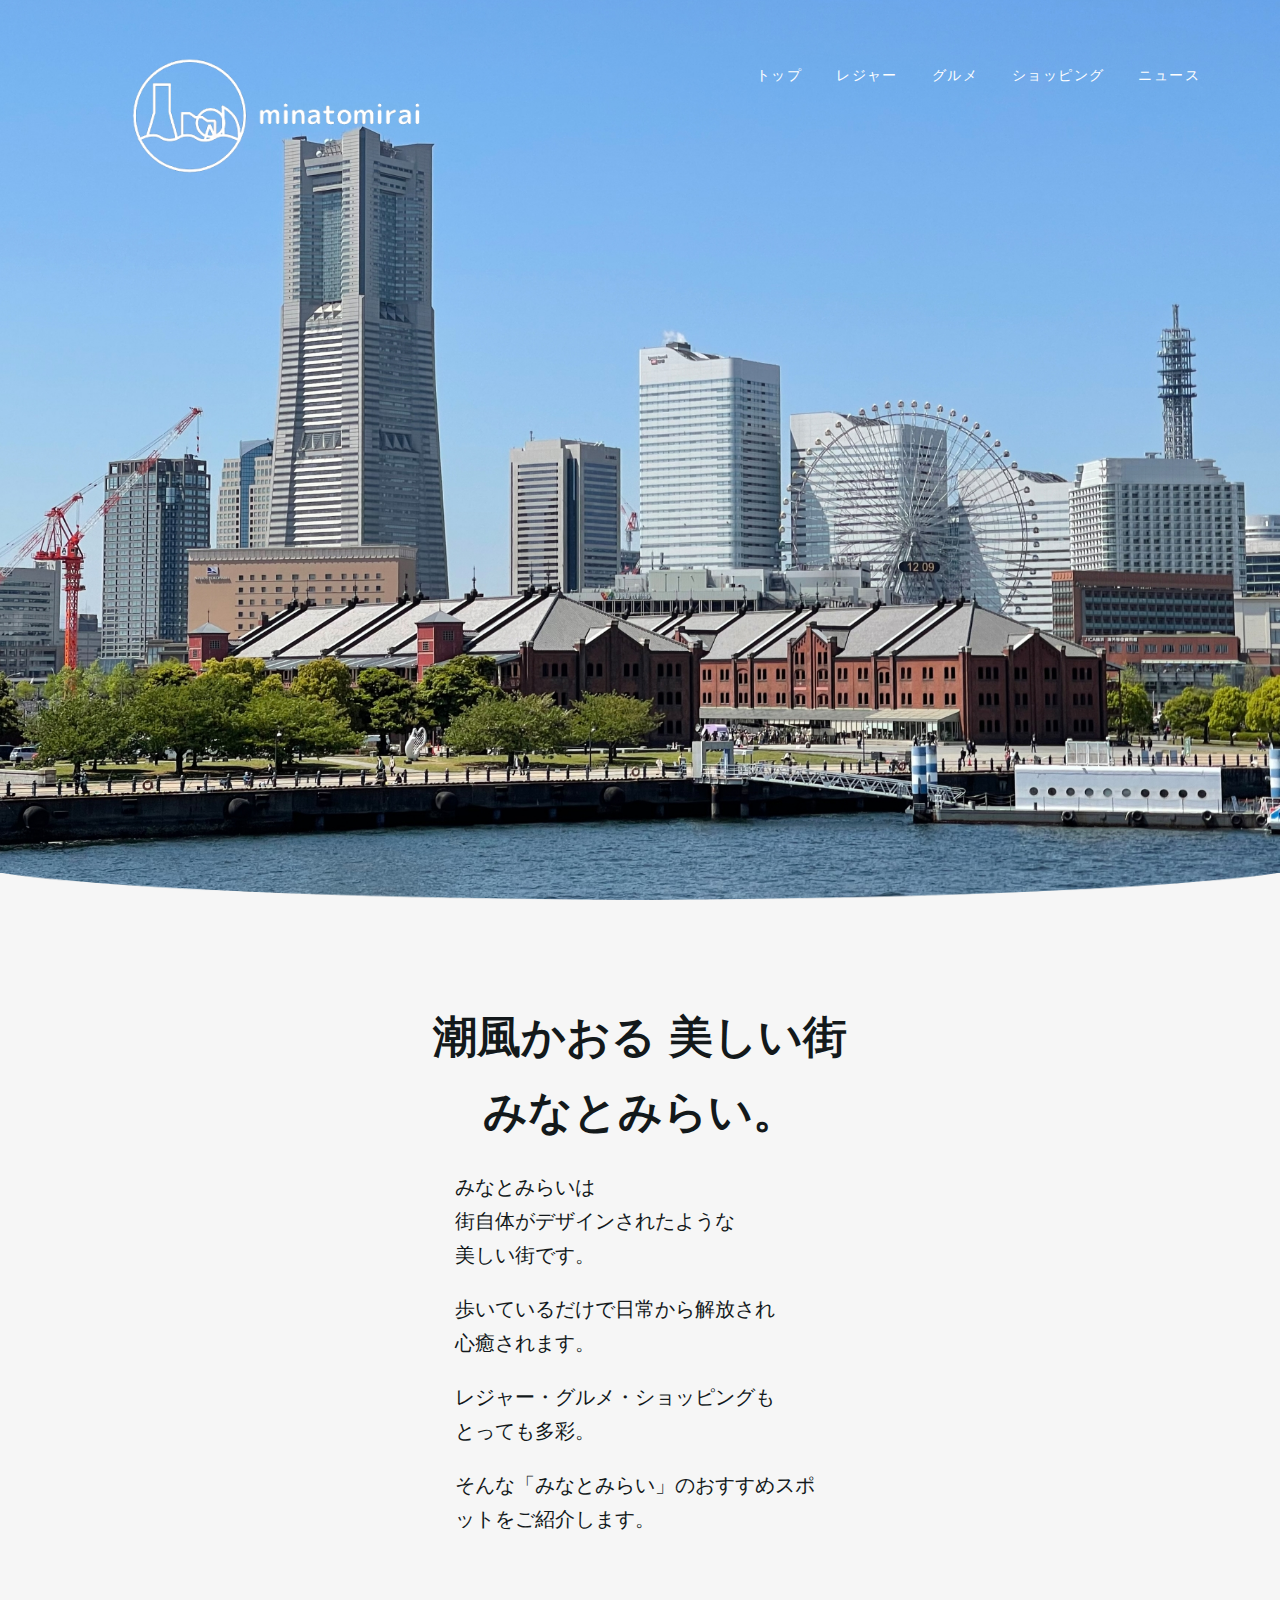
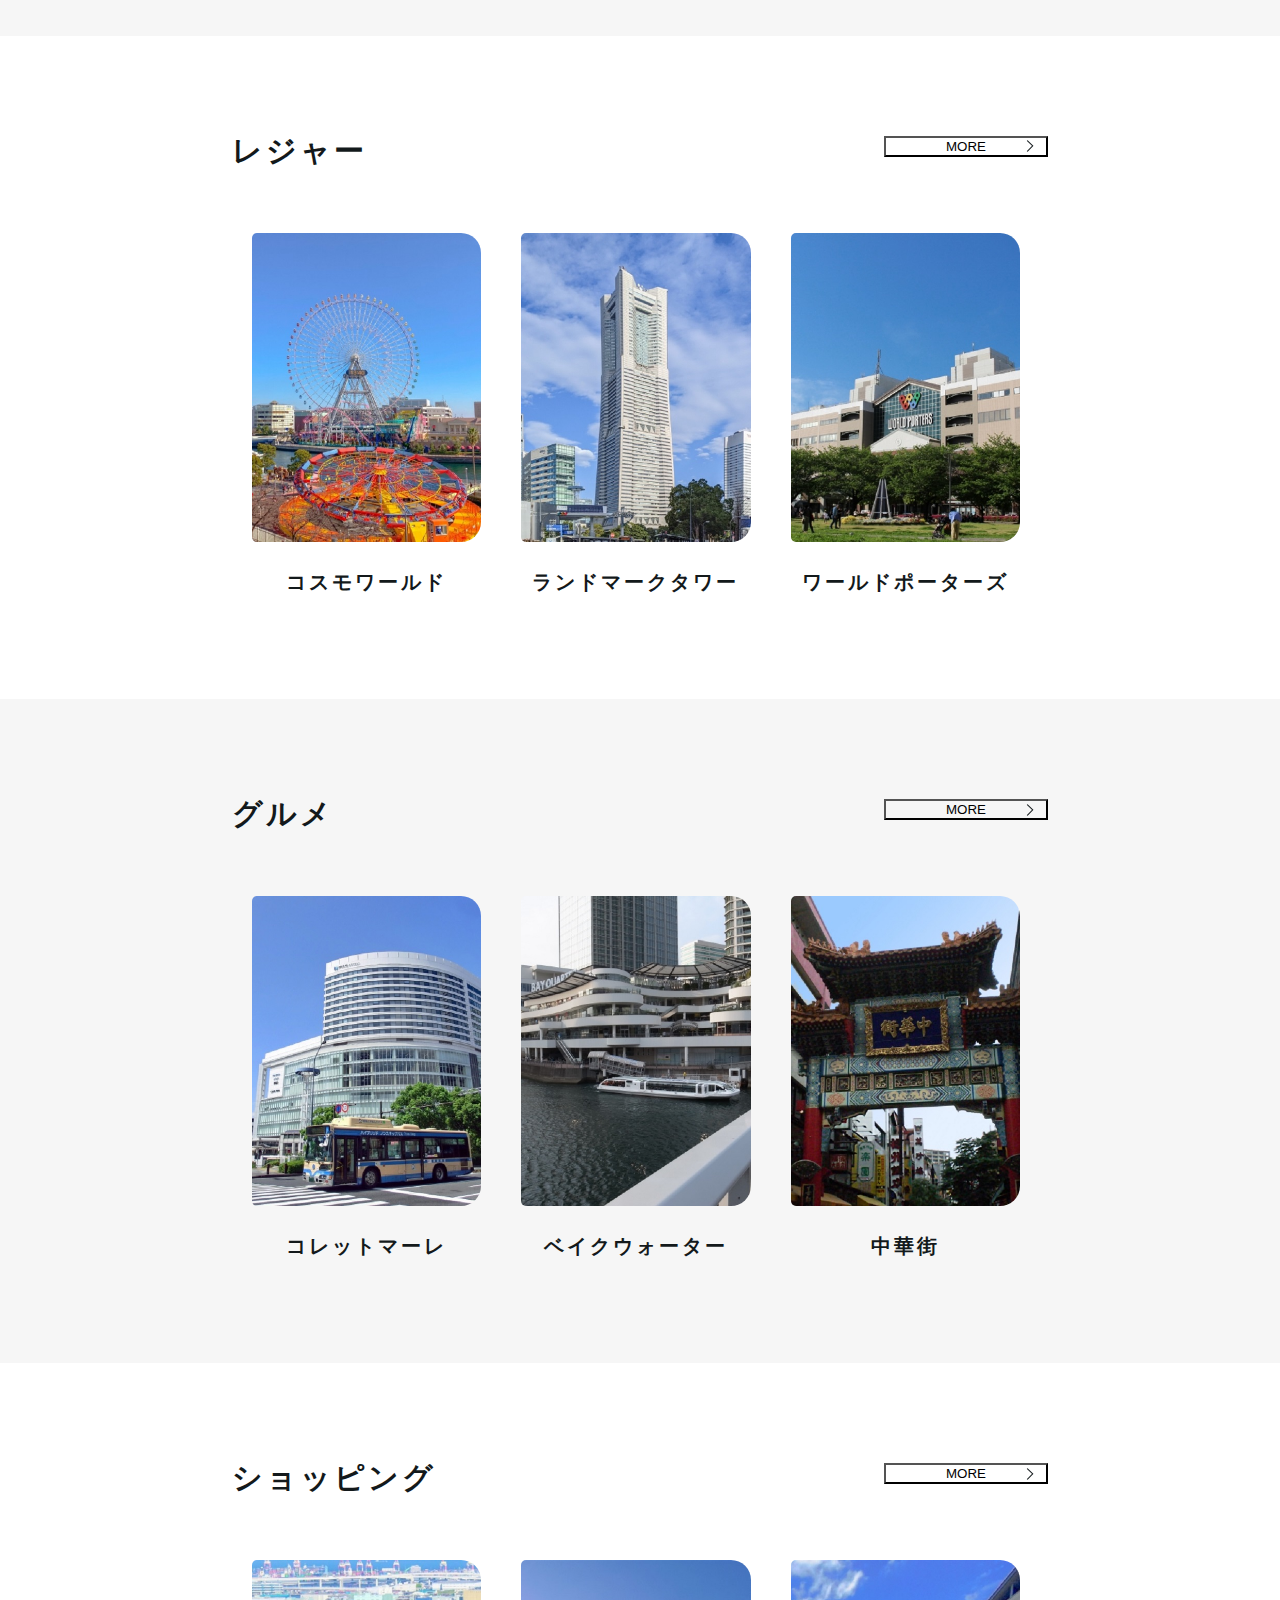
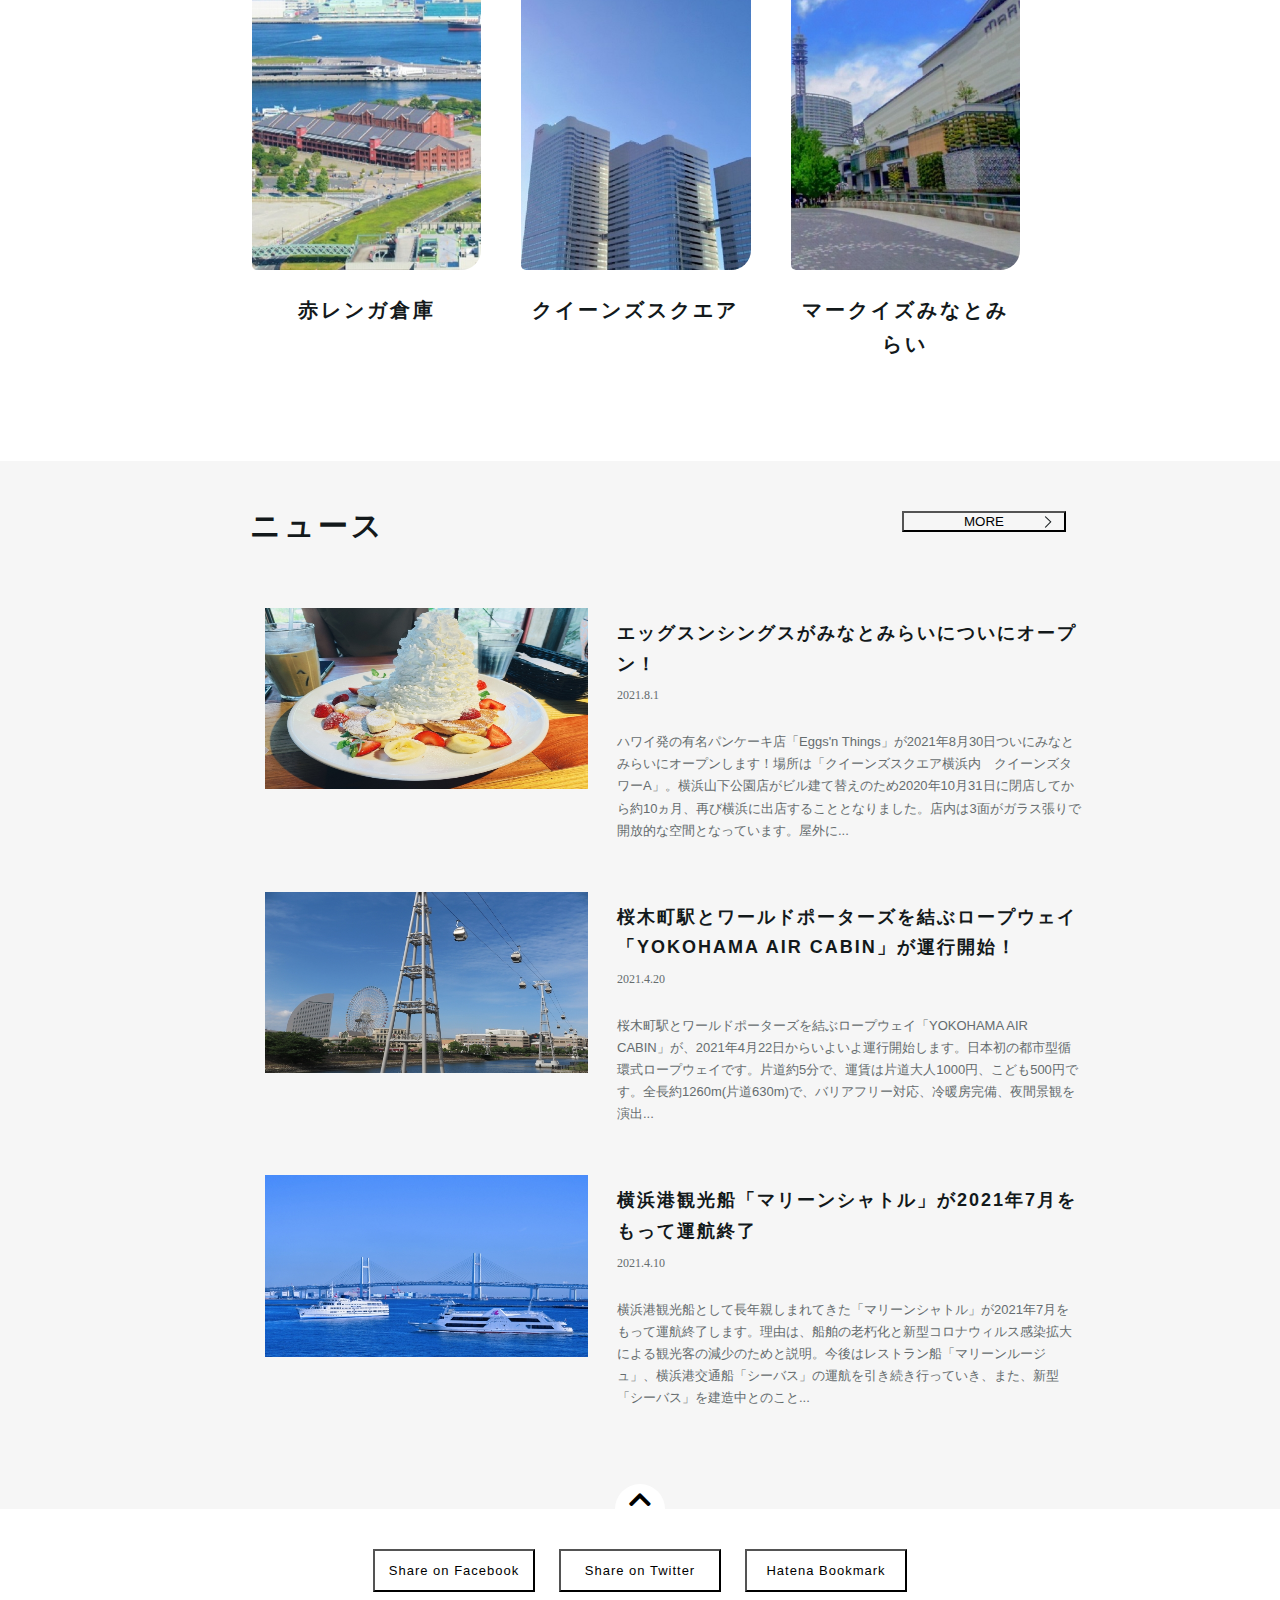
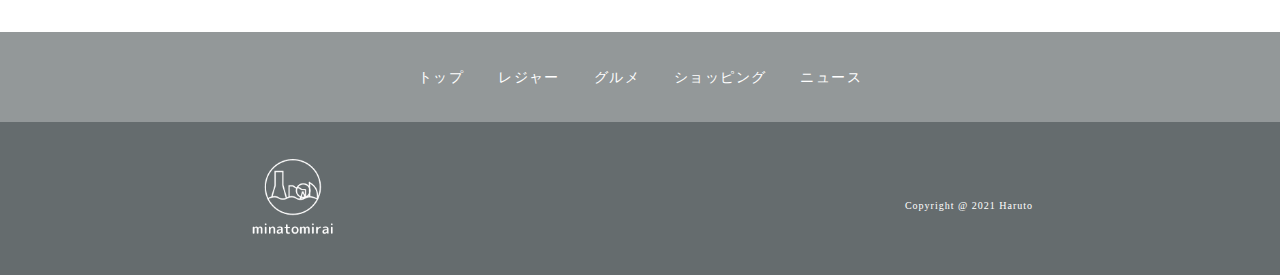
<file: index.html>
<!DOCTYPE html>
<html lang="ja">
  <head>
    <meta charset="UTF-8">
    <meta name="viewport" content="width=device-width, initial-scale=1.0">
    <title>みなとみらい</title>
    <meta name="viewport" content="width=device-width,initial-scale=1.0">
    <link rel="stylesheet" href="https://stackpath.bootstrapcdn.com/bootstrap/4.5.0/css/bootstrap.min.css" integrity="sha384-9aIt2nRpC12Uk9gS9baDl411NQApFmC26EwAOH8WgZl5MYYxFfc+NcPb1dKGj7Sk" crossorigin="anonymous">
    <link href="https://use.fontawesome.com/releases/v5.6.1/css/all.css" rel="stylesheet">
    <link rel="stylesheet" href="reset.css">
    <link rel="stylesheet" href="style.css">
    <link rel="stylesheet" href="responsive.css">
    <script src="https://ajax.googleapis.com/ajax/libs/jquery/1.12.4/jquery.min.js"></script>
  </head>

  <body>
    <!-- ヘッダー -->
    <header class="clear">
      <h1><a href="index.html"><img src="image/mmLogo-pc.png" width="300px"></a></h1>
      <!-- ナビ -->
      <nav>
        <ul>
          <div class="slide-nav">
            <li><a href="index.html">トップ</a></li>
            <li><a href="#leisure">レジャー</a></li>
            <li><a href="#gourmet">グルメ</a></li>
            <li><a href="#shopping">ショッピング</a></li>
            <li><a href="#news">ニュース</a></li>
          </div>
          <li class="nav-menu">MENU<i class="fas fa-bars"></i></li>
        </ul>
      </nav>
    </header>

    <main>
      <!-- メインビジュアル -->
      <div class="bg-switcher">
        <div class="mv-logo"></div>
          <img src="image/mv-overlay.png" class="mv-overlay" alt="オーバーレイ">
        </div>
      </div>
      
      <!-- 旅に出よう -->
      <section id="concept">
        <h2>潮風かおる 美しい街<br>みなとみらい。</h2>
        <p>みなとみらいは<br>
        街自体がデザインされたような<br>
        美しい街です。</p>
        <p>歩いているだけで日常から解放され<br>
        心癒されます。</p>
        <p>レジャー・グルメ・ショッピングも<br>とっても多彩。</p>
        <p>そんな「みなとみらい」のおすすめスポットをご紹介します。</p>
      </section>

      <!-- レジャー -->
      <section id="leisure" class="product">
        <div class="section-title-row clear">
          <h2>レジャー</h2>
          <button type="button" class="btn btn-outline-dark pc">MORE</button>
        </div>
        <div class="product-row clear">

          <a href="demo.html">
            <div class="product-box">
              <img src="image/cosmoworld.jpg" alt="コスモワールド">
              <p>コスモワールド</p>
            </div>
          </a>

          <a href="demo.html">
            <div class="product-box">
              <img src="image/landmark.jpg" alt="ランドマークタワー">
              <p>ランドマークタワー</p>
            </div>
          </a>

          <a href="demo.html">
            <div class="product-box">
              <img src="image/worldporter.jpg" alt="ワールドポーターズ">
              <p>ワールドポーターズ</p>
            </div>
          </a>
        </div>
        
        <button type="button" class="btn btn-outline-dark sp">MORE</button>
      </section>

      <!-- グルメ -->
      <section id="gourmet" class="product">
        <div class="section-title-row clear">
          <h2>グルメ</h2>
          <button type="button" class="btn btn-outline-dark pc">MORE</button>
        </div>
        <div class="product-row clear">

          <a href="demo.html">
            <div class="product-box">
              <img src="image/corettomarre.jpg" alt="コレットマーレ">
              <p>コレットマーレ</p>
            </div>
          </a>

          <a href="demo.html">
            <div class="product-box">
              <img src="image/bayquarter.jpg" alt="ベイクウォーター">
              <p>ベイクウォーター</p>
            </div>
          </a>

          <a href="demo.html">
            <div class="product-box">
              <img src="image/chukagai.jpg" alt="中華街">
              <p>中華街</p>
            </div>
          </a>
        </div>
        
        <button type="button" class="btn btn-outline-dark sp">MORE</button>
      </section>

      <!-- ショッピング -->
      <section id="shopping" class="product">
        <div class="section-title-row clear">
          <h2>ショッピング</h2>
          <button type="button" class="btn btn-outline-dark pc">MORE</button>
        </div>
        <div class="product-row clear">

          <a href="demo.html">
            <div class="product-box">
              <img src="image/akarenga.jpg" alt="赤レンガ倉庫">
              <p>赤レンガ倉庫</p>
            </div>
          </a>

          <a href="demo.html">
            <div class="product-box">
              <img src="image/quweens.jpg" alt="クイーンズスクエア">
              <p>クイーンズスクエア</p>
            </div>
          </a>
          
          <a href="demo.html">
            <div class="product-box">
              <img src="image/markis.jpg" alt="マークイズみなとみらい">
              <p>マークイズみなとみらい</p>
            </div>
          </a>
        </div>
        
        <button type="button" class="btn btn-outline-dark sp">MORE</button>
      </section>

      <section id="news">
        <div class="section-title-row clear">
          <h2>ニュース</h2>
          <button type="button" class="btn btn-outline-dark pc">MORE</button>
        </div>

        <a href="demo.html">
          <div class="news-row clear">
            <img src="image/pancake.jpg" alt="">
            <div class="news-right">
              <h3>エッグスンシングスがみなとみらいについにオープン！</h3>
              <p class="time">2021.8.1</p>
              <p class="news-txt pc">ハワイ発の有名パンケーキ店「Eggs'n Things」が2021年8月30日ついにみなとみらいにオープンします！場所は「クイーンズスクエア横浜内　クイーンズタワーA」。横浜山下公園店がビル建て替えのため2020年10月31日に閉店してから約10ヵ月、再び横浜に出店することとなりました。店内は3面がガラス張りで開放的な空間となっています。屋外に...</p>
            </div>
          </div>
        </a>

        <a href="demo.html">
          <div class="news-row clear">
            <img src="image/ropeway2.jpg" alt="">
            <div class="news-right">
              <h3>桜木町駅とワールドポーターズを結ぶロープウェイ「YOKOHAMA AIR CABIN」が運行開始！</h3>
              <p class="time">2021.4.20</p>
              <p class="news-txt pc">桜木町駅とワールドポーターズを結ぶロープウェイ「YOKOHAMA AIR CABIN」が、2021年4月22日からいよいよ運行開始します。日本初の都市型循環式ロープウェイです。片道約5分で、運賃は片道大人1000円、こども500円です。全長約1260m(片道630m)で、バリアフリー対応、冷暖房完備、夜間景観を演出...</p>
            </div>
          </div>
        </a>

        <a href="demo.html">
          <div class="news-row clear">
            <img src="image/marin-shattle.jpg" alt="">
            <div class="news-right">
              <h3>横浜港観光船「マリーンシャトル」が2021年7月をもって運航終了</h3>
              <p class="time">2021.4.10</p>
              <p class="news-txt pc">横浜港観光船として長年親しまれてきた「マリーンシャトル」が2021年7月をもって運航終了します。理由は、船舶の老朽化と新型コロナウィルス感染拡大による観光客の減少のためと説明。今後はレストラン船「マリーンルージュ」、横浜港交通船「シーバス」の運航を引き続き行っていき、また、新型「シーバス」を建造中とのこと...</p>
            </div>
          </div>
        </a>

        <button type="button" class="btn btn-outline-dark sp">MORE</button>
        <div id="pagetop"><i class="fas fa-chevron-up"></i>
        </div>
      </section>

      <section id="sns">
        <div class="sns-row">
          <button type="button" class="btn btn-outline-info">Share on Facebook</button>
          <button type="button" class="btn btn-outline-primary">Share on Twitter</button>
          <button type="button" class="btn btn-outline-info">Hatena Bookmark</button>
          <button type="button" class="btn btn-outline-success">Send to LINE</button>
        </div>
      </section>
    </main>

    <!-- フッターナビ -->
    <div id="footer-nav">
      <ul>
        <li><a href="#">トップ</a></li>
        <li><a href="#leisure">レジャー</a></li>
        <li><a href="#gourmet">グルメ</a></li>
        <li><a href="#shopping">ショッピング</a></li>
        <li><a href="#news">ニュース</a></li>
      </ul>
    </div>

    <!-- フッター -->
    <footer>
      <div class="footer-inner">
        <a href="#"><img src="image/mmLogo-sp.png" alt="ロゴ" width="90px" height="80px"></a>
        <p>Copyright @ 2021 Haruto</p>
      </div>
    </footer>
    <script src="js/jquery.bgswitcher.js"></script>
    <script src="js/script.js"></script>
  </body>
</html>
</file>
<file: style.css>
/* 共通 */
a{
  text-decoration: none;
  cursor:pointer;
  color:#fff;
}
.clear:after{
  content:"";
  display:block;
  clear:both;
}
.pc{
  display:none;
}

/* ヘッダー、ナビ */
header{
  position:absolute;
  top:0;
  left:0;
  width:100%;
  z-index: 10;
}
header h1{
  display:none;
}
nav li{
  height:50px;
  background-color:rgba(0,0,0,0.6);
  border-bottom:1px solid #fff;
  font-family:"Gill Sans Std Book", sans-serif;
  font-size:14px;
  color:#fff;
  line-height:50px;
  letter-spacing: 0.1em;
  padding-left:30px;
}
.nav-menu{
  background-color:#fff;
  color:#656c6e;
  position: relative;
}
nav .fa-bars{
  position: absolute;
  top:18px;
  right:20px;
}
.slide-nav{
  display:none;
}

/* メインビジュアル */
.bg-switcher{
  position:relative;
}
.mv-logo{
  width:150px;
  height:140px;
  margin:0 auto;
  color:#fff;
  background-image:url(image/mmLogo-sp.png);
  background-size:cover;
}
.mv-overlay{
  position:absolute;
  bottom:0;
  left:0;
  right:0;
  margin:0 auto;
  width:100%;
}
.mv-arrow{
  position:absolute;
  bottom:60px;
  left:0;
  right:0;
  margin:0 auto;
}

/* スライダー */
.bg-switcher{
  width: 100%;
  height:100vh;
  background-position: center center;
  background-size: cover;
  display: flex;
  align-items: center;
  justify-content: center;
}
.bg{
  color: white;
  font-size: 100px;
  font-weight: bold;
  text-align: center;
}

/* 旅に出よう */
#concept{
  background-color:#f6f6f6;
  padding:50px 8%;
}
#concept h2{
  font-size:36px;
  font-family: "Helvetica Neue", Helvetica, Arial, "游ゴシック", YuGothic, "ヒラギノ角ゴ ProN W3", "Hiragino Kaku Gothic ProN", "メイリオ", Meiryo, sans-serif;
  line-height:1.4;
  color:#13191b;
}
#concept p{
  font-size:15px;
  font-family: "Helvetica Neue", Helvetica, Arial, "游ゴシック", YuGothic, "ヒラギノ角ゴ ProN W3", "Hiragino Kaku Gothic ProN", "メイリオ", Meiryo, sans-serif;
  line-height:1.7;
  color:#13191b;
  margin-top:20px;
}
#concept img{
  width:150px;
  height:40px;
  margin-top:20px;
}

/* PRODUCT */
.product{
  text-align:center;
  padding:50px 30px;
}
.product h2{
  font-size:30px;
  font-family:"Gill Sans Std Book", sans-serif;
  color:#13191b;
  letter-spacing:0.1em;
  height:47px;
}
.product-box{
  margin:30px 0;
}
.product-box:hover{
  opacity: 0.7;
}
.product-box a{
  text-decoration: none;
}
.product img{
  width:100%;
  height:auto;
  border-radius:5px 20px 20px 5px;
}
.product p{
  font-size:18px;
  font-weight:700;
  color:#13191b;
  letter-spacing: 3px;
  line-height: 1.7;
  text-align:center;
}
.btn{
  border-radius: 0;
  padding-right:60px;
  padding-left:60px;
  background:url(image/button-arrow.png) no-repeat 140px center;
  background-size:8px;
}

#gourmet{
  background-color:#f6f6f6;
}

/* NEWS */
#news{
  background-color:#f6f6f6;
  text-align: center;
  padding:50px 20px;
  position:relative;
}
#news h2{
  font-size:30px;
  font-family:"Gill Sans Std Book", sans-serif;
  color:#13191b;
  letter-spacing:0.1em;
  height:47px;
}
.news-row{
  text-align:left;
}
#news img{
  width:100%;
  height:auto;
}
#news h3{
  font-size:18px;
  font-weight:bold;
  color:#13191b;
  font-family:"Helvetica Neue", Helvetica, Arial, "游ゴシック", YuGothic, "ヒラギノ角ゴ ProN W3", "Hiragino Kaku Gothic ProN", "メイリオ", Meiryo, sans-serif;
  letter-spacing:2px;
  line-height:1.7;
  margin:10px 0;
}
.time{
  font-size:12px;
  color:#656c6e;
  margin-bottom:30px;
}
#news a{
  color:#656c6e;
  text-decoration: none;
}
#pagetop{
  width:50px;
  height:50px;
  border-radius:50%;
  position:absolute;
  bottom:-25px;
  left:0px;
  right:0px;
  background-color: #fff;
  margin:0 auto;
  font-size:25px;
  padding-top:3px;
  transition: 0.5s;
}

/* SNS */
#sns{
  padding:40px 0;
}
.sns-row{
  width:80%;
  margin:0 auto;
  text-align: center;
}
#sns .btn{
  float:none;
  width:48%;
  padding:12px 0;
  background-image:none;
  font-size:13px;
  letter-spacing:1px;
  margin:10px 1% 0 0;
}

/* フッターナビ */
 #footer-nav li{
  height:50px;
  background-color:#939899;
  border-bottom:1px solid #fff;
  font-family:"Gill Sans Std Book", sans-serif;
  font-size:14px;
  color:#fff;
  line-height:50px;
  letter-spacing: 0.1em;
  text-align:center;
}

/* フッター */
footer{
  background-color:#656c6e;
  text-align:center;
  padding:35px 0;
}
footer img{
  margin-bottom:25px;
}
footer p{
  font-size:10px;
  line-height:1.7;
  color:#fff;
  letter-spacing:1px;
}


/* 背景色#f6f6f6 */
/* 文字色 #13191b */
</file>
<file: responsive.css>
@media(min-width:670px){
  /* 共通 */
  .sp{
    display:none;
  }
  .pc{
    display:block;
  }
  .section-title-row{
    width:816px;
    margin:0 auto;
  }
  
  /* ヘッダー、ナビ */
  header h1{
    display:block;
    margin:50px 0 0 10%;
    width:266px;
    float:left;
  }
  header h1:hover{
    opacity: 0.7;
  }
  nav{
    float:right;
    width:auto;
    margin:60px 50px 0 0;
  }
  nav li{
    display:inline-block;
    height:30px;
    padding:0;
    margin-right:30px;
    background-color:rgba(0,0,0,0);
    border:none;
    line-height: 30px;
  }
  nav li a{
    display:block;
  }
  nav li a:hover{
    text-decoration: none;
    color:#fff;
    border-bottom:2px solid #fff;
  }
  .slide-nav{
    display:block;
  }
  .nav-menu{
    display:none;
  }
  

 /* メインビジュアル */
  #mv{
    height:550px;
    margin-top:0;
  }
  .mv-logo{
    display:none;
  }
 
  /* 旅に出よう */
  #concept{
    text-align:center;
    padding:100px 0;
  }
  #concept h2{
    font-size:44px;
    line-height:1.7;
  }
  #concept p{
    font-size:20px;
    width:370px;
    margin:20px auto 0 auto;
    text-align:left;
  }
  #concept img{
    width:211px;
    height:54px;
  }

  /* PRODUCT */
  .product{
    text-align: left;
    padding-top:100px;
  }
  .product h2{
    float:left;
  }
  .btn{
    float:right;
  }
  .product-row{
    width:816px;
    margin:0 auto;
  }
  .product-box{
    margin:30px 0;
    width:33%;
    float:left;
    padding:20px;
  }
  .product p{
    font-size:20px;
    padding:20px 8px 0 8px;
  }

  /* NEWS */
  #news{
    padding-left:250px;
    padding-right:250px;
  }
  #news h2{
    float:left;
  }
  .btn{
    float:right;
  }
  .news-row{
    width:846px;
    margin:50px auto;
    padding:0 15px;
  }
  #news img{
    width:322.5px;
    height:181.2px;
  }
  .news-row:hover{
    opacity:0.7;
  }

  .news-right{
    width:464px;
    float:right;
  }
  .news-txt{
    font-size:13px;
    color:#656c6e;
    font-family:"Helvetica Neue", Helvetica, Arial, "游ゴシック", YuGothic, "ヒラギノ角ゴ ProN W3", "Hiragino Kaku Gothic ProN", "メイリオ", Meiryo, sans-serif;
    line-height: 1.7;
  }
  #pagetop:hover{
    height:55px;
  }
  
  /* SNS */
  .btn-outline-success{
    display:none;
  }
  #sns{
    padding: 30px 0;
  }
  .sns-row{
    width:100%;
    margin:0;
    text-align:center;
  }
  #sns .btn{
    width:162px;
    padding:12px 0;
    background-image:none;
    font-size:13px;
    letter-spacing:1px;
    margin:10px 10px;
  }
  
  /* フッターナビ */
  #footer-nav{
    background-color: #939899;
    text-align: center;
  }
  #footer-nav li{
    display:inline-block;
    background-color: none;
    border:none;
    margin:20px 15px;
  }
  #footer-nav a:hover{
    text-decoration: none;
    color:#fff;
    opacity:0.5;
  }

  /* フッター */
  footer{
    text-align:left;
  }
  .footer-inner{
    width:786px;
    margin:0 auto;
  }
  footer p{
    float:right;
    margin-top:40px;
  }
  footer img{
    margin-bottom:0;
  }
  
}
</file>
